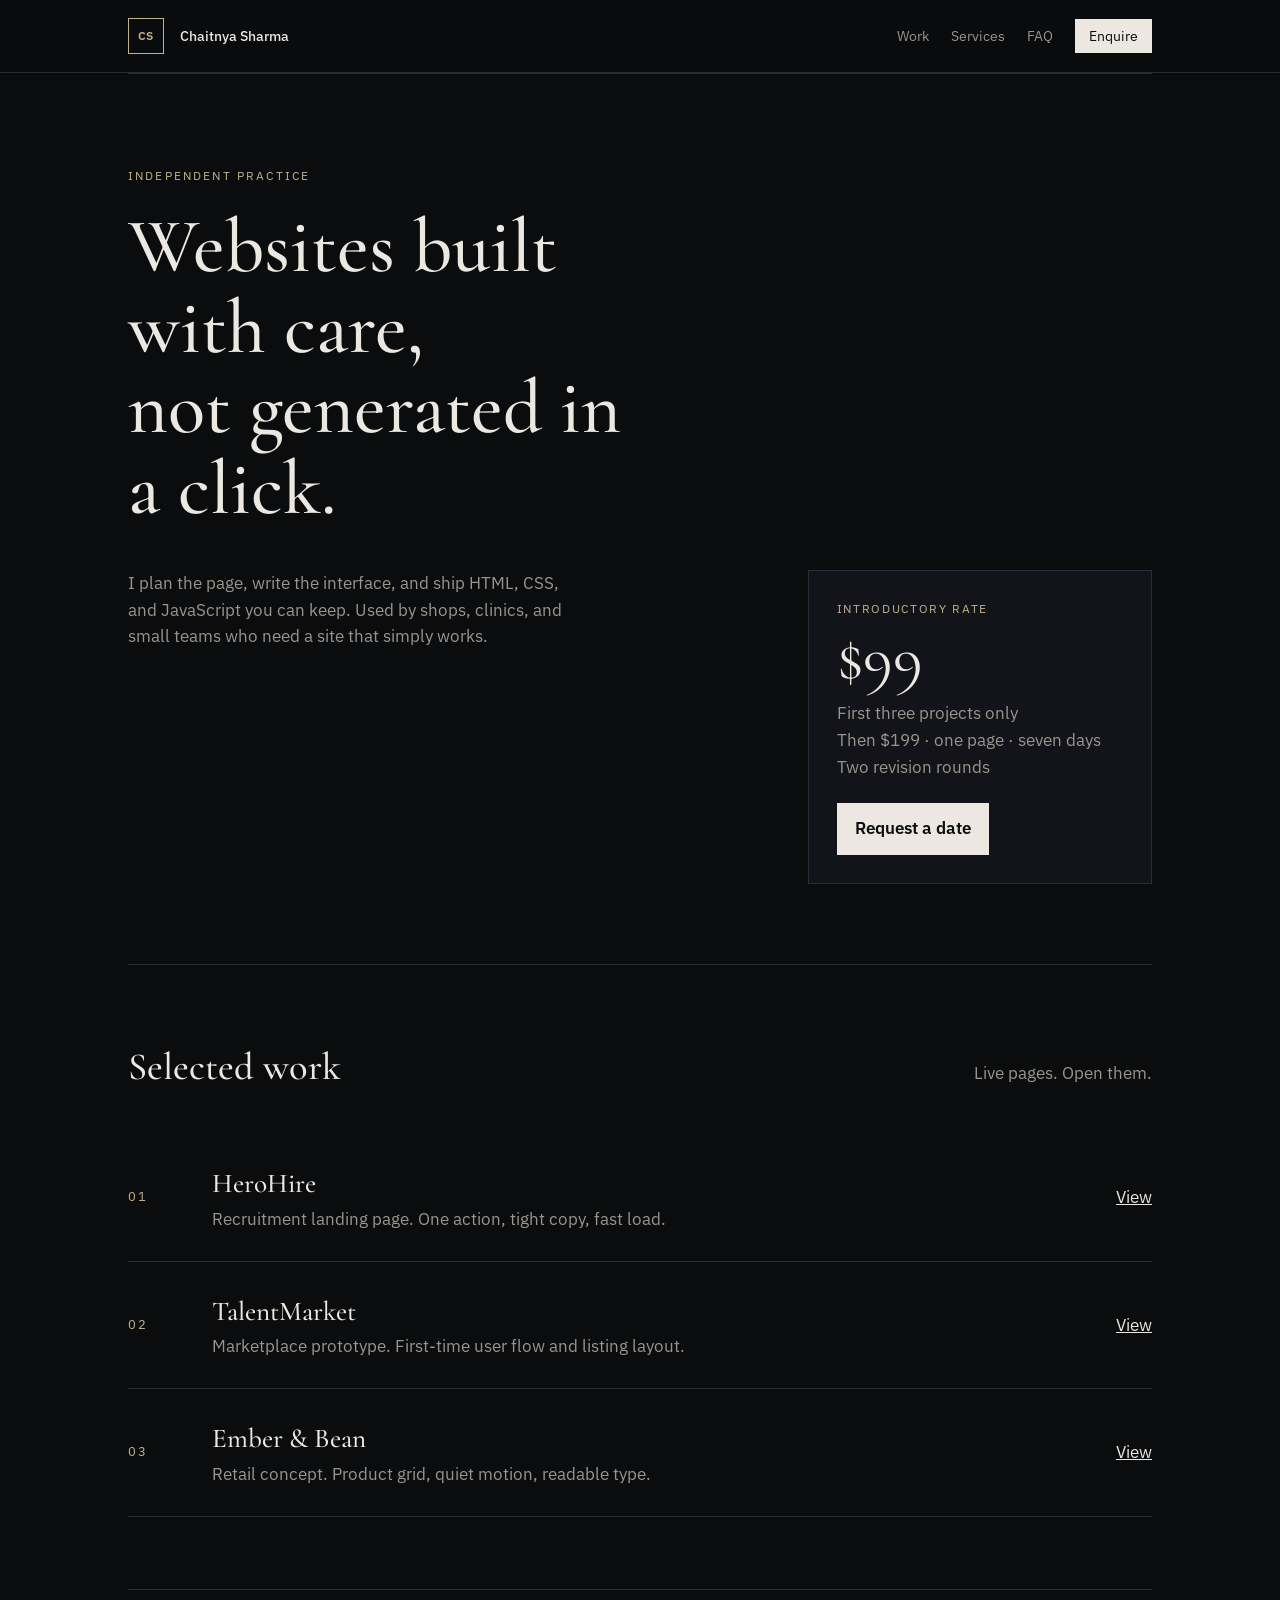
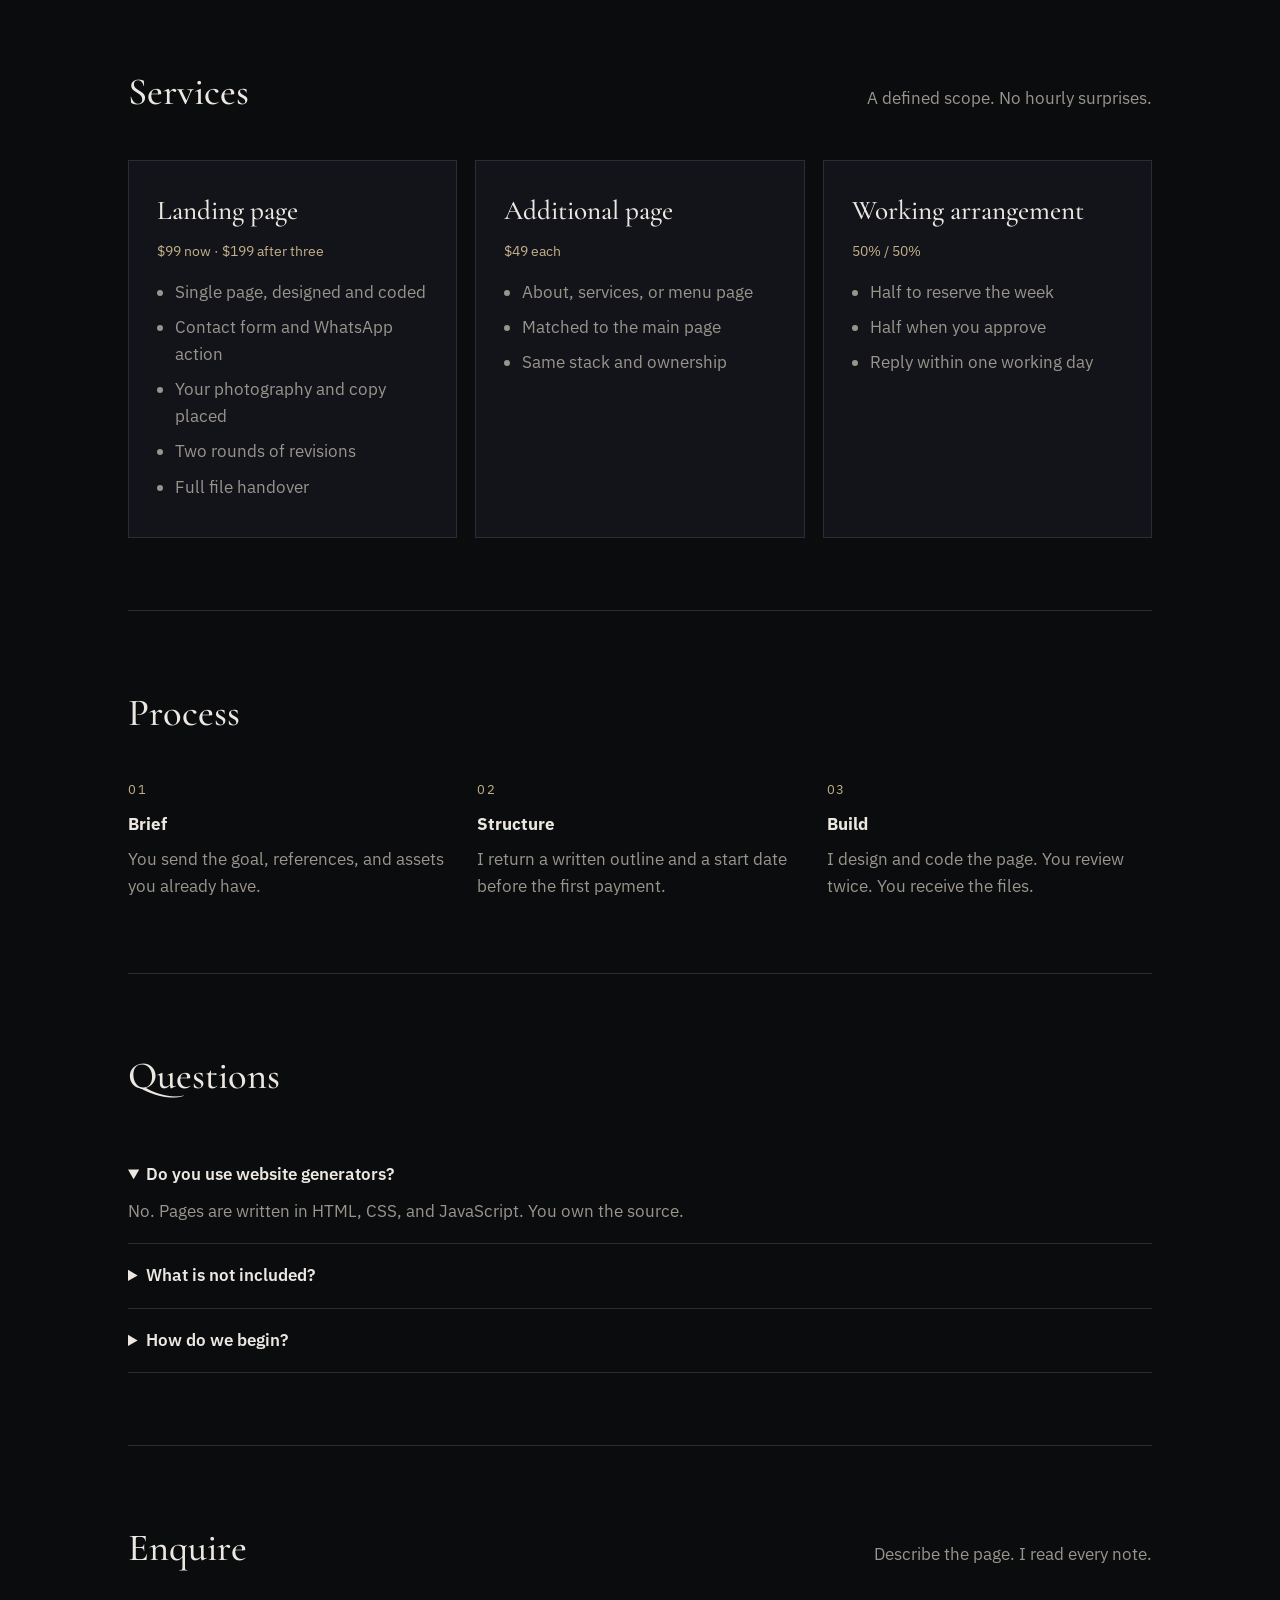
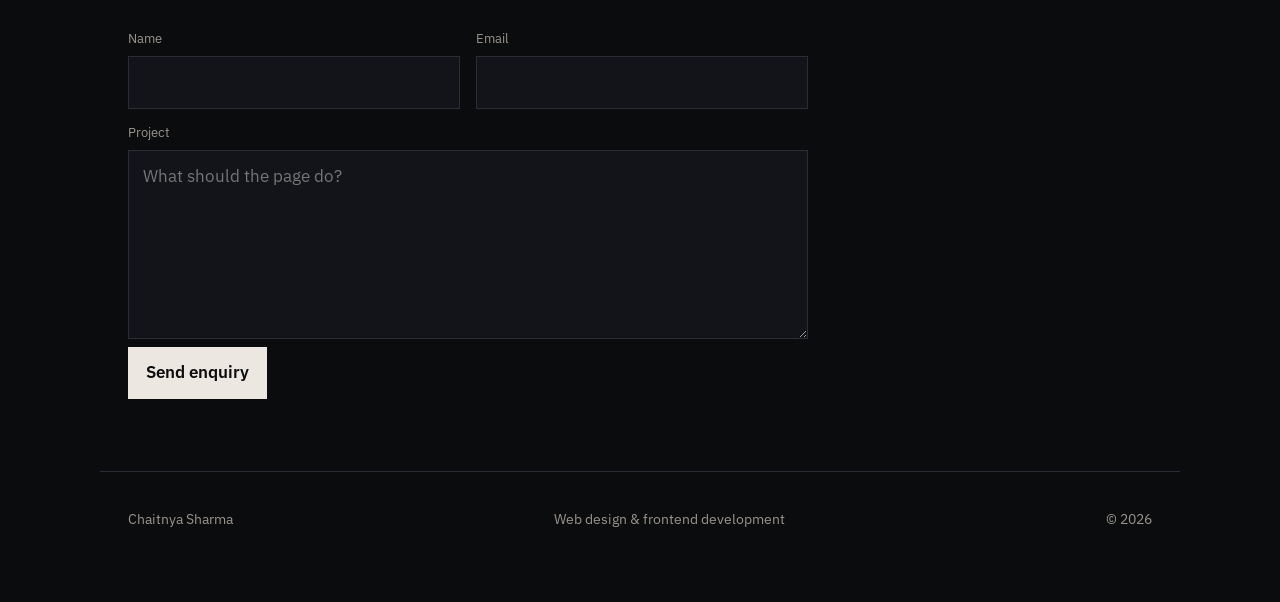
<file: index.html>
<!DOCTYPE html>
<html lang="en">
<head>
    <meta name="websitelaunches-verification" content="c219548b021ac4073f9b9b9a97cff25e">
    <meta charset="UTF-8">
    <meta name="viewport" content="width=device-width, initial-scale=1.0">
    <title>Chaitnya Sharma — Web Designer &amp; Frontend Developer</title>
    <meta name="description" content="Chaitnya Sharma designs and builds landing pages and small-business websites in HTML, CSS, and JavaScript. Introductory one-page site — $99. Replies within 24 hours.">
    <meta name="robots" content="index, follow">
    <meta name="author" content="Chaitnya Sharma">
    <meta name="theme-color" content="#0b0c0e">
    <link rel="canonical" href="https://chaitnyasharma.in/">
    <link rel="sitemap" type="application/xml" href="sitemap.xml">
    <meta property="og:type" content="website">
    <meta property="og:url" content="https://chaitnyasharma.in/">
    <meta property="og:title" content="Chaitnya Sharma — Web Designer &amp; Frontend Developer">
    <meta property="og:description" content="Hand-built landing pages in HTML, CSS, and JavaScript. Introductory one-page site — $99.">
    <meta property="og:image" content="https://chaitnyasharma.in/og-cover.png">
    <meta name="twitter:card" content="summary_large_image">
    <meta name="twitter:title" content="Chaitnya Sharma — Web Designer">
    <meta name="twitter:description" content="Hand-built landing pages. Introductory one-page site — $99.">
    <meta name="twitter:image" content="https://chaitnyasharma.in/og-cover.png">
    <link rel="icon" type="image/png" sizes="32x32" href="https://chaitnyasharma.in/favicon-32.png">
    <link rel="apple-touch-icon" href="https://chaitnyasharma.in/apple-touch-icon.png">
    <link rel="icon" type="image/png" sizes="512x512" href="https://chaitnyasharma.in/favicon-512.png">
    <script async src="https://www.googletagmanager.com/gtag/js?id=G-RZDN46H4DL"></script>
    <script>
      window.dataLayer = window.dataLayer || [];
      function gtag(){dataLayer.push(arguments);}
      gtag('js', new Date());
      gtag('config', 'G-RZDN46H4DL');
    </script>
    <script type="application/ld+json">
    {"@context":"https://schema.org","@type":"Person","name":"Chaitnya Sharma","url":"https://chaitnyasharma.in/","jobTitle":"Web Designer and Frontend Developer"}
    </script>
    <link rel="preconnect" href="https://fonts.googleapis.com">
    <link rel="preconnect" href="https://fonts.gstatic.com" crossorigin>
    <link href="https://fonts.googleapis.com/css2?family=Cormorant+Garamond:ital,wght@0,500;0,600;1,500&family=IBM+Plex+Sans:wght@400;500;600&display=swap" rel="stylesheet">
    <style>
:root {
  --bg: #0b0c0e;
  --panel: #12141a;
  --line: #2a2d36;
  --text: #ece8e1;
  --muted: #9a958c;
  --gold: #c4b08a;
}
* { box-sizing: border-box; margin: 0; padding: 0; }
html { scroll-behavior: smooth; }
body {
  background: var(--bg);
  color: var(--text);
  font-family: "IBM Plex Sans", "Segoe UI", sans-serif;
  font-size: 17px;
  line-height: 1.6;
}
.skip { position: absolute; left: -999px; }
.skip:focus { left: 12px; top: 12px; background: #fff; color: #000; padding: 8px; }
header {
  position: sticky; top: 0; z-index: 20;
  background: rgba(11,12,14,.88);
  border-bottom: 1px solid var(--line);
  backdrop-filter: blur(12px);
}
nav {
  max-width: 1080px; margin: 0 auto; padding: 18px 28px;
  display: grid; grid-template-columns: auto 1fr auto; align-items: center; gap: 16px;
}
.mark {
  width: 36px; height: 36px; display: grid; place-items: center;
  border: 1px solid var(--gold); color: var(--gold); text-decoration: none;
  font-size: 12px; letter-spacing: .08em; font-weight: 600;
}
.wordmark { color: var(--text); text-decoration: none; font-weight: 500; }
nav ul { display: flex; gap: 22px; list-style: none; justify-content: flex-end; align-items: center; }
nav a { color: var(--muted); text-decoration: none; font-size: 14px; }
nav a:hover { color: var(--text); }
.nav-cta {
  color: var(--bg) !important; background: var(--text); padding: 8px 14px;
}
main, footer { max-width: 1080px; margin: 0 auto; padding: 0 28px; }
.hero { padding: 92px 0 80px; }
.kicker {
  color: var(--gold); letter-spacing: .18em; text-transform: uppercase;
  font-size: 12px; margin-bottom: 22px;
}
h1, h2, h3 { font-family: "Cormorant Garamond", Georgia, serif; font-weight: 500; }
h1 { font-size: clamp(2.8rem, 6vw, 4.8rem); line-height: 1.05; max-width: 14ch; }
h2 { font-size: 2.4rem; }
h3 { font-size: 1.7rem; }
.hero-grid {
  margin-top: 40px; display: grid; grid-template-columns: 1.3fr .7fr; gap: 40px; align-items: start;
}
.standfirst { color: var(--muted); max-width: 46ch; font-size: 1.05rem; }
aside {
  border: 1px solid var(--line); background: var(--panel); padding: 28px;
}
.aside-label { color: var(--gold); font-size: 12px; letter-spacing: .14em; text-transform: uppercase; }
.aside-price { font-family: "Cormorant Garamond", serif; font-size: 4rem; line-height: 1; margin: 8px 0 10px; }
.aside-note { color: var(--muted); margin-bottom: 22px; }
.btn, button[type=submit] {
  display: inline-block; background: var(--text); color: var(--bg);
  text-decoration: none; border: 0; font: inherit; font-weight: 600;
  padding: 12px 18px; cursor: pointer;
}
section { padding: 72px 0; border-top: 1px solid var(--line); }
.band { display: flex; justify-content: space-between; gap: 20px; align-items: baseline; margin-bottom: 36px; }
.band p { color: var(--muted); }
.projects article {
  display: grid; grid-template-columns: 64px 1fr auto; gap: 20px; align-items: center;
  padding: 28px 0; border-bottom: 1px solid var(--line);
}
.projects span { color: var(--gold); font-size: 13px; letter-spacing: .12em; }
.projects p { color: var(--muted); }
.projects a { color: var(--text); }
.service-grid {
  display: grid; grid-template-columns: repeat(3, 1fr); gap: 18px;
}
.service-grid article {
  background: var(--panel); border: 1px solid var(--line); padding: 28px; min-height: 280px;
}
.tag { color: var(--gold); margin: 8px 0 16px; font-size: 14px; }
.service-grid ul { color: var(--muted); padding-left: 18px; }
.service-grid li { margin: 8px 0; }
.process { list-style: none; display: grid; grid-template-columns: repeat(3, 1fr); gap: 24px; }
.process em { color: var(--gold); font-style: normal; font-size: 13px; letter-spacing: .12em; display: block; margin-bottom: 10px; }
.process p { color: var(--muted); margin-top: 8px; }
.faq details { border-bottom: 1px solid var(--line); padding: 18px 0; }
summary { cursor: pointer; font-weight: 600; }
.faq p { color: var(--muted); margin-top: 10px; max-width: 60ch; }
form { max-width: 680px; }
.row { display: grid; grid-template-columns: 1fr 1fr; gap: 16px; }
label { display: block; font-size: 13px; color: var(--muted); margin: 14px 0 6px; }
input, textarea {
  width: 100%; font: inherit; color: var(--text); background: var(--panel);
  border: 1px solid var(--line); padding: 12px 14px;
}
.honey { display: none !important; }
footer {
  display: flex; justify-content: space-between; gap: 12px; flex-wrap: wrap;
  padding: 36px 28px 72px; color: var(--muted); border-top: 1px solid var(--line); font-size: 14px;
}
@media (max-width: 860px) {
  nav { grid-template-columns: auto 1fr; }
  .wordmark, nav ul li:not(:last-child) { display: none; }
  .hero-grid, .service-grid, .process, .row, .projects article { grid-template-columns: 1fr; }
  .projects article { align-items: start; }
  h1 { max-width: none; }
}

</style>
</head>
<body>
    <a class="skip" href="#main">Skip to content</a>
    <header>
        <nav>
            <a class="mark" href="#top">CS</a>
            <a class="wordmark" href="#top">Chaitnya Sharma</a>
            <ul>
                <li><a href="#work">Work</a></li>
                <li><a href="#services">Services</a></li>
                <li><a href="#faq">FAQ</a></li>
                <li><a class="nav-cta" href="#contact">Enquire</a></li>
            </ul>
        </nav>
    </header>

    <main id="main">
        <section class="hero" id="top">
            <p class="kicker">Independent practice</p>
            <h1>Websites built with care,<br>not generated in a click.</h1>
            <div class="hero-grid">
                <p class="standfirst">I plan the page, write the interface, and ship HTML, CSS, and JavaScript you can keep. Used by shops, clinics, and small teams who need a site that simply works.</p>
                <aside>
                    <p class="aside-label">Introductory rate</p>
                    <p class="aside-price">$99</p>
                    <p class="aside-note">First three projects only<br>Then $199 · one page · seven days<br>Two revision rounds</p>
                    <a class="btn" href="#contact">Request a date</a>
                </aside>
            </div>
        </section>

        <section id="work">
            <div class="band">
                <h2>Selected work</h2>
                <p>Live pages. Open them.</p>
            </div>
            <div class="projects">
                <article>
                    <span>01</span>
                    <div>
                        <h3>HeroHire</h3>
                        <p>Recruitment landing page. One action, tight copy, fast load.</p>
                    </div>
                    <a href="https://herohire.carrd.co/" target="_blank" rel="noopener">View</a>
                </article>
                <article>
                    <span>02</span>
                    <div>
                        <h3>TalentMarket</h3>
                        <p>Marketplace prototype. First-time user flow and listing layout.</p>
                    </div>
                    <a href="https://chaitnyasharma.github.io/TalentMarket/" target="_blank" rel="noopener">View</a>
                </article>
                <article>
                    <span>03</span>
                    <div>
                        <h3>Ember &amp; Bean</h3>
                        <p>Retail concept. Product grid, quiet motion, readable type.</p>
                    </div>
                    <a href="https://chaitnyasharma.github.io/Ember-Beans-//" target="_blank" rel="noopener">View</a>
                </article>
            </div>
        </section>

        <section id="services">
            <div class="band">
                <h2>Services</h2>
                <p>A defined scope. No hourly surprises.</p>
            </div>
            <div class="service-grid">
                <article>
                    <h3>Landing page</h3>
                    <p class="tag">$99 now · $199 after three</p>
                    <ul>
                        <li>Single page, designed and coded</li>
                        <li>Contact form and WhatsApp action</li>
                        <li>Your photography and copy placed</li>
                        <li>Two rounds of revisions</li>
                        <li>Full file handover</li>
                    </ul>
                </article>
                <article>
                    <h3>Additional page</h3>
                    <p class="tag">$49 each</p>
                    <ul>
                        <li>About, services, or menu page</li>
                        <li>Matched to the main page</li>
                        <li>Same stack and ownership</li>
                    </ul>
                </article>
                <article>
                    <h3>Working arrangement</h3>
                    <p class="tag">50% / 50%</p>
                    <ul>
                        <li>Half to reserve the week</li>
                        <li>Half when you approve</li>
                        <li>Reply within one working day</li>
                    </ul>
                </article>
            </div>
        </section>

        <section id="process">
            <div class="band">
                <h2>Process</h2>
            </div>
            <ol class="process">
                <li><em>01</em><div><strong>Brief</strong><p>You send the goal, references, and assets you already have.</p></div></li>
                <li><em>02</em><div><strong>Structure</strong><p>I return a written outline and a start date before the first payment.</p></div></li>
                <li><em>03</em><div><strong>Build</strong><p>I design and code the page. You review twice. You receive the files.</p></div></li>
            </ol>
        </section>

        <section id="faq">
            <div class="band">
                <h2>Questions</h2>
            </div>
            <div class="faq">
                <details open>
                    <summary>Do you use website generators?</summary>
                    <p>No. Pages are written in HTML, CSS, and JavaScript. You own the source.</p>
                </details>
                <details>
                    <summary>What is not included?</summary>
                    <p>Domain, hosting, professional photography, and copywriting beyond light edits of what you send.</p>
                </details>
                <details>
                    <summary>How do we begin?</summary>
                    <p>Send the form. I confirm the scope in writing, then the first 50% reserves the week.</p>
                </details>
            </div>
        </section>

        <section id="contact">
            <div class="band">
                <h2>Enquire</h2>
                <p>Describe the page. I read every note.</p>
            </div>
            <form action="https://formsubmit.co/chaitnyasharma39@gmail.com" method="POST">
                <input type="hidden" name="_next" value="https://chaitnyasharma.in/thank-you.html">
                <input type="hidden" name="_subject" value="Project enquiry">
                <input type="hidden" name="_template" value="table">
                <input type="hidden" name="_captcha" value="false">
                <input type="text" name="_honey" class="honey" tabindex="-1" autocomplete="off">
                <div class="row">
                    <p>
                        <label for="name">Name</label>
                        <input id="name" name="name" autocomplete="name" required>
                    </p>
                    <p>
                        <label for="email">Email</label>
                        <input id="email" type="email" name="email" autocomplete="email" required>
                    </p>
                </div>
                <p>
                    <label for="message">Project</label>
                    <textarea id="message" name="message" rows="6" required placeholder="What should the page do?"></textarea>
                </p>
                <button type="submit">Send enquiry</button>
            </form>
        </section>
    </main>

    <footer>
        <p>Chaitnya Sharma</p>
        <p>Web design &amp; frontend development</p>
        <p>© <span id="y"></span></p>
    </footer>
    <script>
document.getElementById("y").textContent = new Date().getFullYear();

</script>
</body>
</html>
</file>
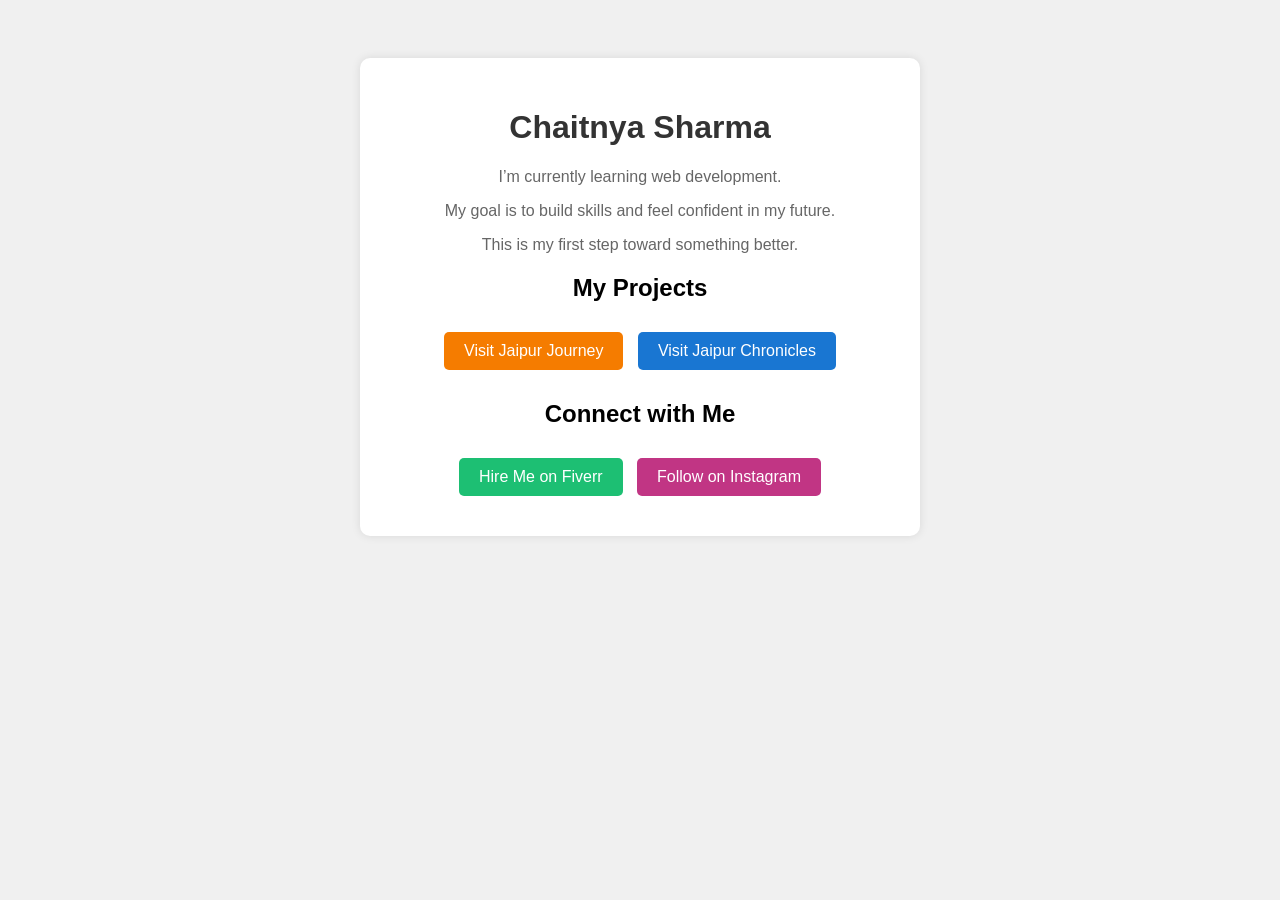
<file: New Start.html>
<!DOCTYPE html>
<html lang="en">
<head>
  <meta charset="UTF-8" />
  <meta name="viewport" content="width=device-width, initial-scale=1.0" />
  <title>My Personal Page</title>
  <style>
    body {
      background-color: #f0f0f0;
      font-family: Arial, sans-serif;
      text-align: center;
      padding: 50px;
    }
    .container {
      background: white;
      max-width: 500px;
      margin: auto;
      padding: 30px;
      border-radius: 10px;
      box-shadow: 0 0 10px rgba(0,0,0,0.1);
    }
    h1 {
      color: #333;
    }
    p {
      color: #666;
    }
    a.button {
      display: inline-block;
      padding: 10px 20px;
      color: white;
      text-decoration: none;
      border-radius: 5px;
      margin: 10px 5px;
    }
    .fiverr { background-color: #1dbf73; }
    .journey { background-color: #f57c00; }
    .chronicles { background-color: #1976d2; }
    .instagram { background-color: #C13584; }
  </style>
</head>
<body>
  <div class="container">
    <h1>Chaitnya Sharma</h1>
    <p>I’m currently learning web development.</p>
    <p>My goal is to build skills and feel confident in my future.</p>
    <p>This is my first step toward something better.</p>

    <h2>My Projects</h2>
    <a href="https://jaipurjourney.lovestoblog.com/?i=2" target="_blank" class="button journey">Visit Jaipur Journey</a>
    <a href="https://jaipurchronicles.lovestoblog.com/?i=1" target="_blank" class="button chronicles">Visit Jaipur Chronicles</a>

    <h2>Connect with Me</h2>
    <a href="https://www.fiverr.com/s/VYLyv6e" target="_blank" class="button fiverr">Hire Me on Fiverr</a>
    <a href="https://www.instagram.com/jaipurethereal?igsh=MWZqbmoycmZrdzhuZg==" target="_blank" class="button instagram">Follow on Instagram</a>
  </div>
</body>
</html>
</file>
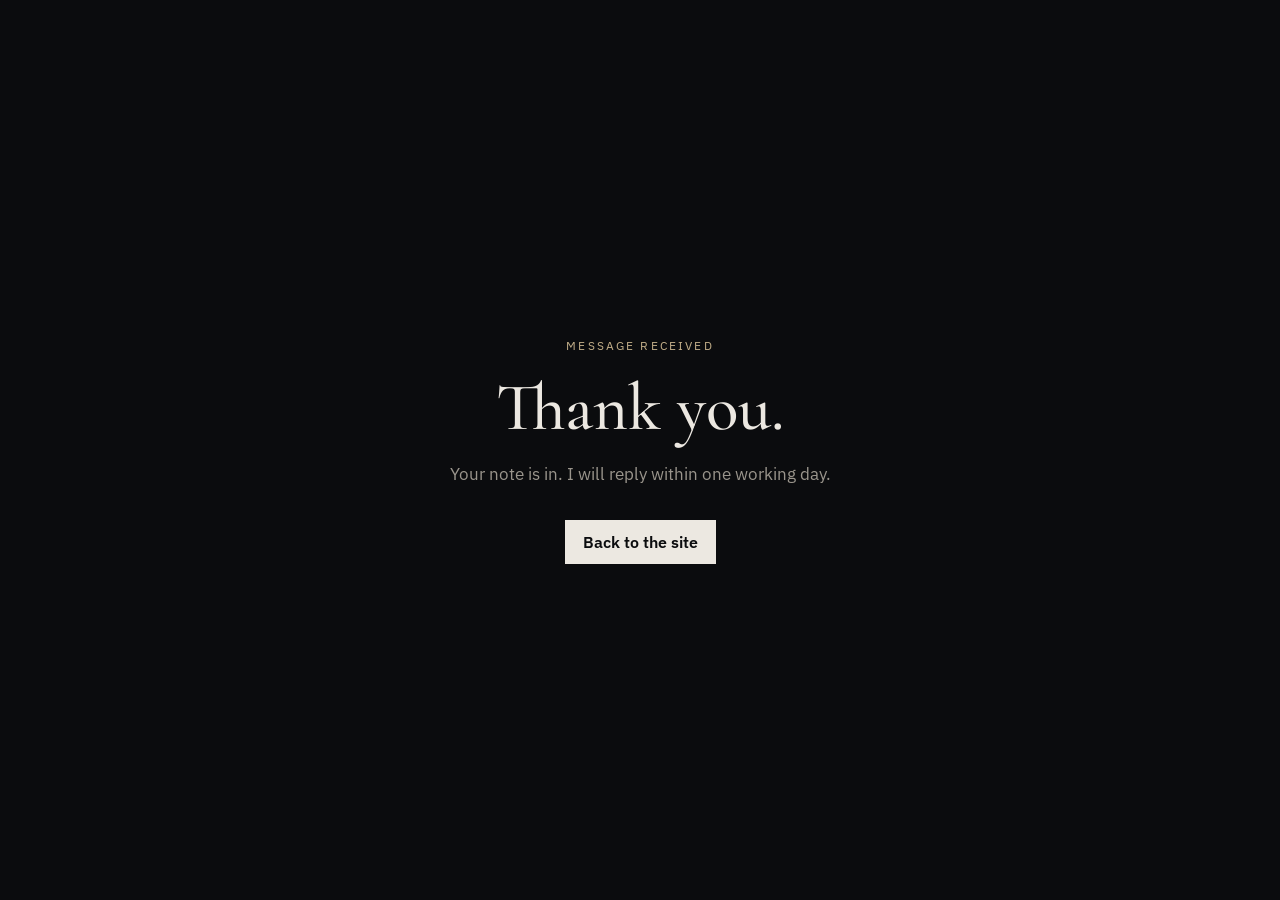
<file: thank-you.html>
<!DOCTYPE html>
<html lang="en">
<head>
  <meta charset="UTF-8">
  <meta name="viewport" content="width=device-width, initial-scale=1.0">
  <title>Thank you — Chaitnya Sharma</title>
  <meta name="description" content="Your message was sent. Chaitnya Sharma will reply within one working day.">
  <meta name="robots" content="noindex, follow">
  <link rel="canonical" href="https://chaitnyasharma.in/thank-you.html">
  <link rel="icon" type="image/png" sizes="32x32" href="https://chaitnyasharma.in/favicon-32.png">
  <link rel="apple-touch-icon" href="https://chaitnyasharma.in/apple-touch-icon.png">
  <link rel="preconnect" href="https://fonts.googleapis.com">
  <link rel="preconnect" href="https://fonts.gstatic.com" crossorigin>
  <link href="https://fonts.googleapis.com/css2?family=Cormorant+Garamond:wght@500;600&family=IBM+Plex+Sans:wght@400;500;600&display=swap" rel="stylesheet">
  <style>
    :root { --bg:#0b0c0e; --text:#ece8e1; --muted:#9a958c; --gold:#c4b08a; --line:#2a2d36; }
    * { box-sizing: border-box; margin: 0; padding: 0; }
    body {
      min-height: 100vh;
      display: flex;
      align-items: center;
      justify-content: center;
      padding: 32px 20px;
      background: var(--bg);
      color: var(--text);
      font-family: "IBM Plex Sans", "Segoe UI", sans-serif;
      text-align: center;
    }
    main { max-width: 560px; }
    p.kicker {
      color: var(--gold);
      letter-spacing: .18em;
      text-transform: uppercase;
      font-size: 12px;
      margin-bottom: 18px;
    }
    h1 {
      font-family: "Cormorant Garamond", Georgia, serif;
      font-weight: 500;
      font-size: clamp(2.6rem, 7vw, 4.2rem);
      line-height: 1.05;
      margin-bottom: 18px;
    }
    p { color: var(--muted); font-size: 1.05rem; line-height: 1.6; }
    a {
      display: inline-block;
      margin-top: 32px;
      background: var(--text);
      color: var(--bg);
      text-decoration: none;
      font-weight: 600;
      padding: 12px 18px;
    }
  </style>
</head>
<body>
  <main>
    <p class="kicker">Message received</p>
    <h1>Thank you.</h1>
    <p>Your note is in. I will reply within one working day.</p>
    <a href="index.html">Back to the site</a>
  </main>
</body>
</html>
</file>
